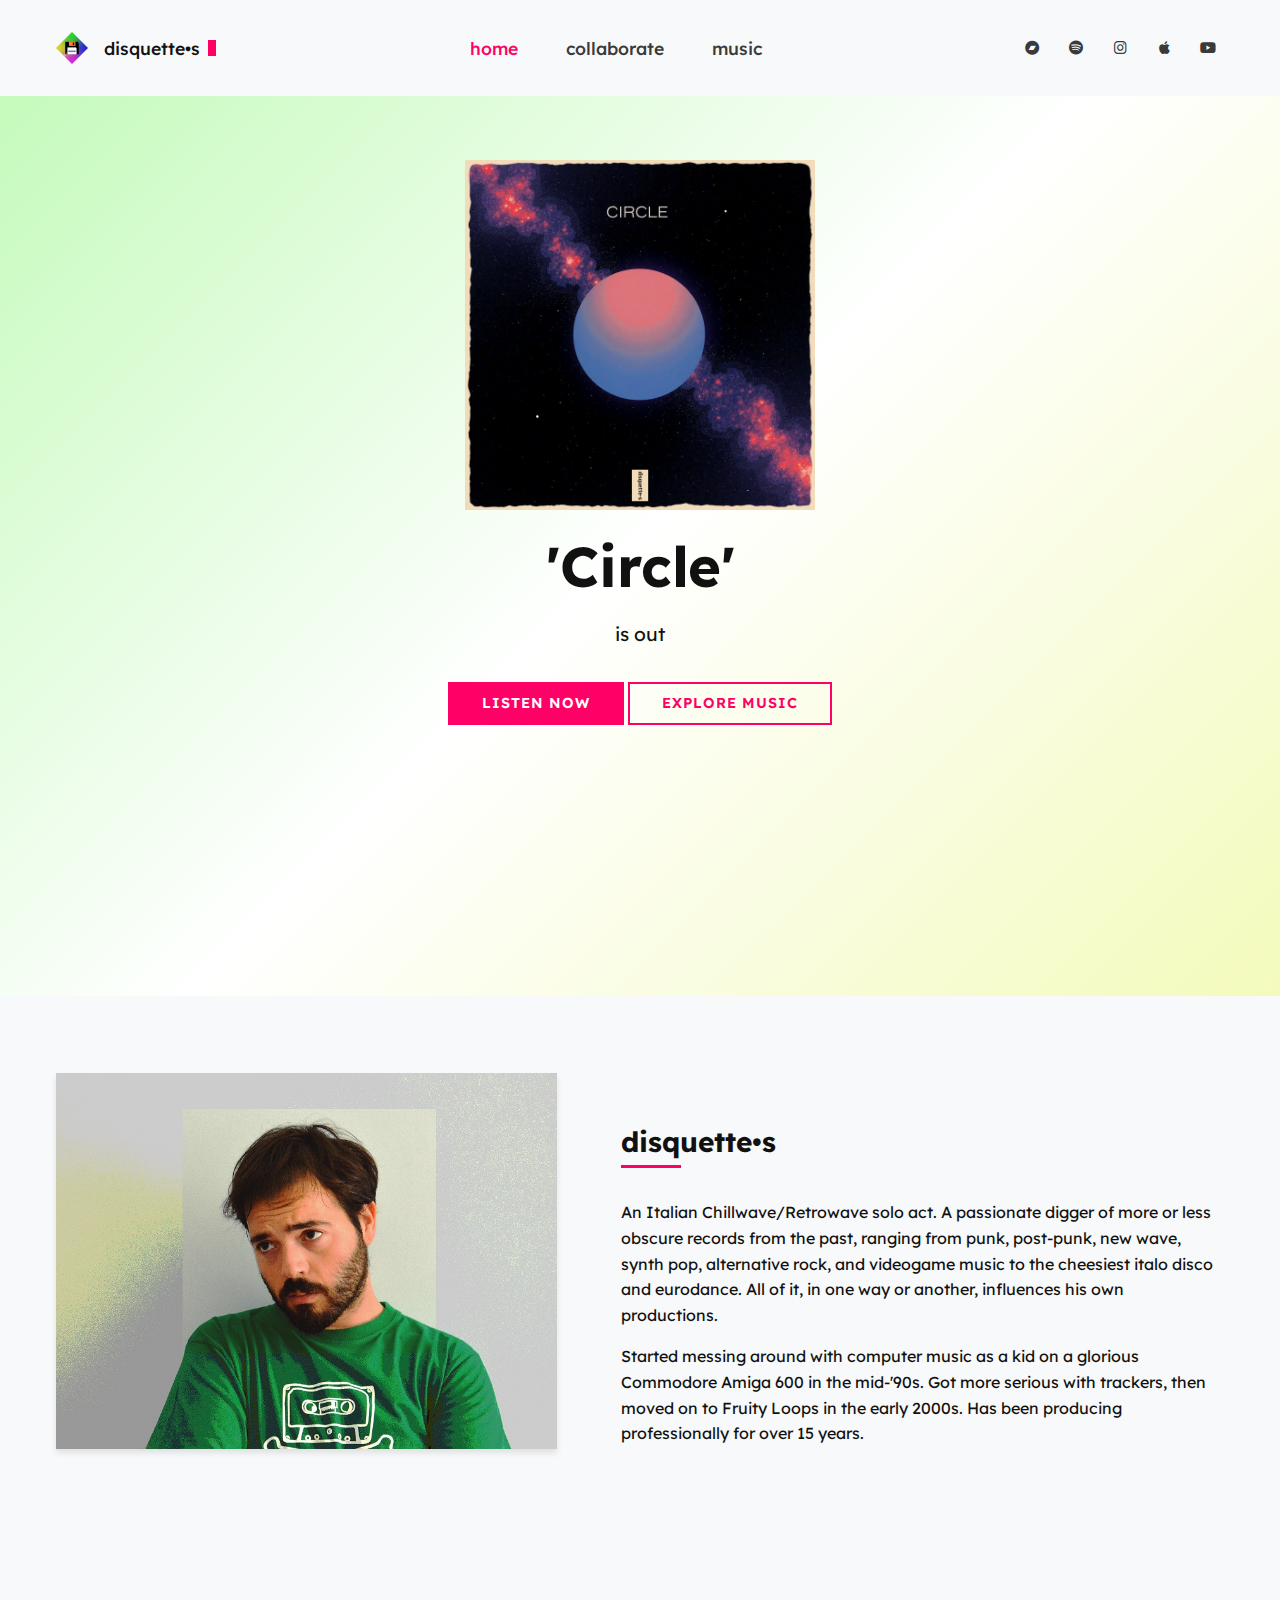
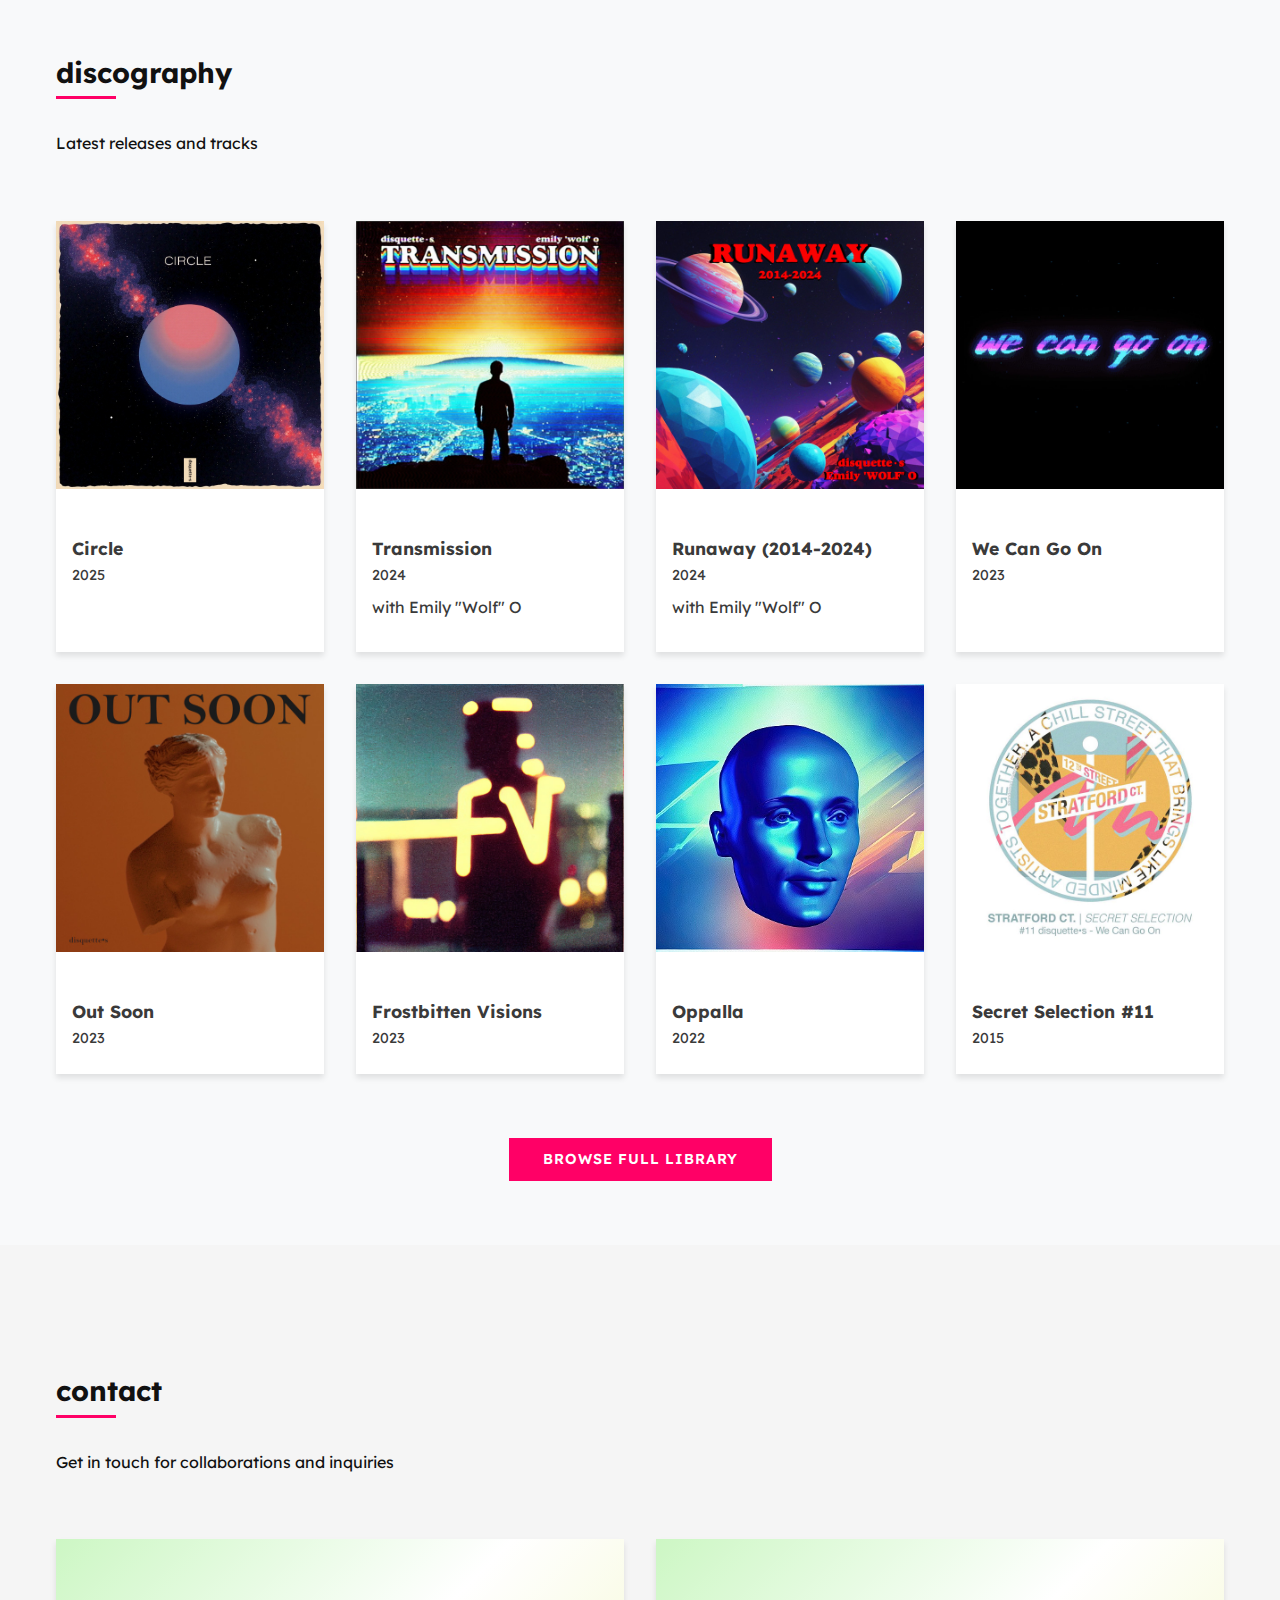
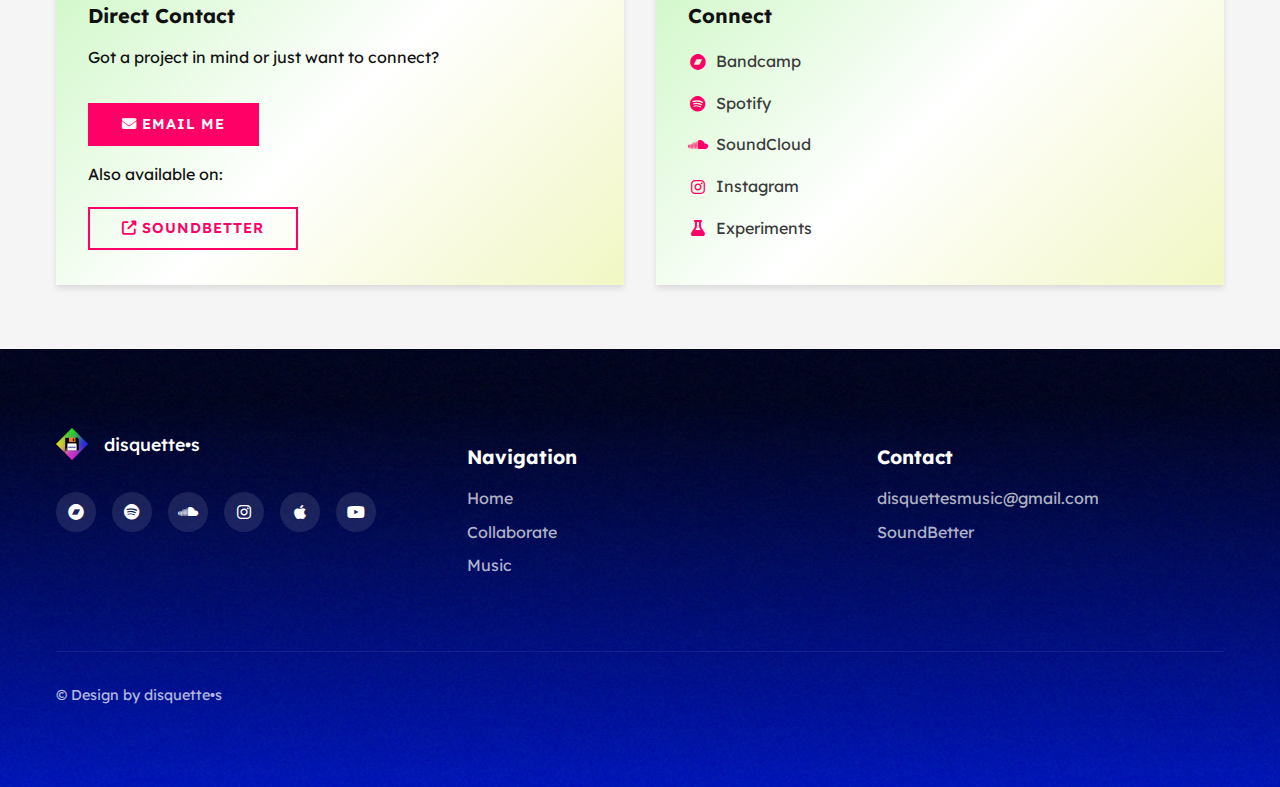
<file: index.html>
<!DOCTYPE html>
<html lang="en">
<head>
    <meta charset="UTF-8">
    <meta name="viewport" content="width=device-width, initial-scale=1.0">
    <title>disquette•s | Electronic Music Producer</title>
    
    <!-- Meta tags -->
    <meta name="description" content="disquette•s - Electronic music producer. Discover the latest productions, remixes and collaboration opportunities.">
    <meta name="keywords" content="disquette•s, electronic music, producer, dj, house, chillwave, synthwave, retro, retrowave, 80s, italo disco, synth pop, remix, collaboration, production">
    <meta name="theme-color" content="#ff0066">

    <!-- Canonical e link autore -->
    <link rel="canonical" href="https://disquettesmusic.netlify.app/collaborate/" />
    <link rel="author" title="about the author" href="https://disquettesmusic.netlify.app/" />
    
    <!-- Favicon e icone -->
    <link rel="icon" sizes="16x16" href="/images/favicon.png" type="image/png" />
    <link rel="icon" sizes="32x32" href="/images/favicon.png" type="image/png" />
    <link rel="icon" sizes="128x128" href="/images/favicon-128x128.png" />
    <link rel="apple-touch-icon" href="/images/apple-touch-icon.png" />
    
    <!-- Social media meta tags -->
    <meta property="og:title" content="disquette•s | Electronic Music Producer">
    <meta property="og:description" content="Original electronic music productions, remixes and collaborations.">
    <meta property="og:type" content="website">
    <meta property="og:image" content="https://disquettesmusic.netlify.app/images/LOGO-disquettes.png">
    
    <!-- Fonts -->
    <link rel="preconnect" href="https://fonts.googleapis.com">
    <link rel="preconnect" href="https://fonts.gstatic.com" crossorigin>
    <link href="https://fonts.googleapis.com/css2?family=Inter:wght@300;400;600;700&family=Space+Mono:wght@400;700&display=swap" rel="stylesheet">
    
    <!-- Font Awesome icons -->
    <link rel="stylesheet" href="https://cdnjs.cloudflare.com/ajax/libs/font-awesome/6.4.0/css/all.min.css">

    <!-- Custom CSS -->
    <link rel="stylesheet" href="common/style.css">
    
    <!-- Schema.org per i motori di ricerca -->
    <script type="application/ld+json">
    {
      "@context": "https://schema.org",
      "@type": "MusicGroup",
      "name": "disquette•s",
      "url": "https://disquettesmusic.netlify.app/collaborate/",
      "image": "https://disquettesmusic.netlify.app/images/disquettes-social.jpg",
      "description": "Produttore di musica elettronica",
      "genre": ["Electronic", "Synthwave", "Retrowave", "Chillwave", "House"],
      "sameAs": [
        "https://soundcloud.com/disquettes",
        "https://open.spotify.com/intl-it/artist/0l0cLSyeAbCRXY4sxkH9kl"
      ]
    }
    </script>

    <script defer src="https://cloud.umami.is/script.js" data-website-id="d16804d0-332a-4946-9e7b-894e93b8aa40"></script>
</head>

<body>
    <!-- Header -->
    <header id="header">
    <div class="container">
        <div class="header-inner">
            <div class="logo-container">
                <div class="logo">
                    <span><img src="./images/favicon-128x128.png" alt="Logo"> disquette•s</span>
                    <span class="sub"></span>
                </div>
                <span class="cursor"></span>
            </div>
            
            <button class="mobile-menu-toggle" aria-label="Toggle menu">
                <i class="fas fa-bars"></i>
            </button>
            
            <nav>
                <ul class="nav-links">
                    <li><a href="index.html" class="active">home</a></li>
                    <li><a href="collaborate.html">collaborate</a></li>
                    <li><a href="music.html">music</a></li>
                    
                    <!-- Contenitore per le icone social nel menu mobile -->
                    <li class="mobile-social-container">
                        <div class="mobile-social-divider"></div>
                        <div class="mobile-social-title">Follow</div>
                        <div class="mobile-social-icons">
                            <a href="https://disquette-s.bandcamp.com/" target="_blank" class="social-icon-mobile">
                                <i class="fab fa-bandcamp"></i>
                            </a>
                            <a href="https://open.spotify.com/intl-it/artist/0l0cLSyeAbCRXY4sxkH9kl" target="_blank" class="social-icon-mobile">
                                <i class="fab fa-spotify"></i>
                            </a>
                            <a href="https://www.instagram.com/disquettepop/" target="_blank" class="social-icon-mobile">
                                <i class="fab fa-instagram"></i>
                            </a>
                            <a href="https://music.apple.com/it/artist/disquette-s/1380749859" target="_blank" class="social-icon-mobile">
                            <i class="fab fa-apple"></i>
                            </a>
                            <a href="https://www.youtube.com/@disquettes" target="_blank" class="social-icon-mobile">
                                <i class="fab fa-youtube"></i>
                            </a>
                        </div>
                    </li>
                </ul>
            </nav>
            
            <!-- Icone social nella versione desktop (nascoste su mobile) -->
            <div class="header-social desktop-only">
                <a href="https://disquette-s.bandcamp.com/" target="_blank" class="social-icon-header">
                    <i class="fab fa-bandcamp"></i>
                </a>
                <a href="https://open.spotify.com/intl-it/artist/0l0cLSyeAbCRXY4sxkH9kl" target="_blank" class="social-icon-header">
                    <i class="fab fa-spotify"></i>
                </a>
                <a href="https://www.instagram.com/disquettepop/" target="_blank" class="social-icon-header">
                    <i class="fab fa-instagram"></i>
                </a>
                <a href="https://music.apple.com/it/artist/disquette-s/1380749859" target="_blank" class="social-icon-header">
                    <i class="fab fa-apple"></i>
                </a>
                <a href="https://www.youtube.com/@disquettes" target="_blank" class="social-icon-header">
                    <i class="fab fa-youtube"></i>
                </a>
                
            </div>
        </div>
    </div>
</header>

    <!-- Hero Section -->
    <section class="hero">
        <div class="container">
            <div class="hero-content">
                <div class="hero-center">
                    <img src="./images/covers/circle.jpg" alt="Circle Cover">
                    <h1>'Circle'</h1>
                    <p>is out</p>
                </div>
                <a href="https://ditto.fm/circle-disquettes" class="btn" target="_blank">Listen now</a>
                <a href="music.html" class="btn btn-outline">Explore Music</a>
            </div>
        </div>
    </section>

    <!-- About Section -->
    <section id="about" class="section">
        <div class="container">
            <div class="about-container">
                <div class="about-image">
                    <img src="./images/profile_2.jpg" alt="Luigi - disquette•s">
                </div>
                <div class="about-content">
                    <h2>disquette•s</h2>
                    <p>An Italian Chillwave/Retrowave solo act. A passionate digger of more or less obscure records from the past, ranging from punk, post-punk, new wave, synth pop, alternative rock, and videogame music to the cheesiest italo disco and eurodance. All of it, in one way or another, influences his own productions.</p>
                    <p>Started messing around with computer music as a kid on a glorious Commodore Amiga 600 in the mid-'90s. Got more serious with trackers, then moved on to Fruity Loops in the early 2000s. Has been producing professionally for over 15 years.</p>
                </div>
            </div>
        </div>
    </section>

    <!-- Discography Section -->
    <section id="music" class="section">
        <div class="container">
            <div class="section-header">
                <h2>discography</h2>
                <p>Latest releases and tracks</p>
            </div>
            
            <div class="discography-grid">

                <div class="album-card">
                    <a href="https://open.spotify.com/intl-it/album/6bQbOFE2mELSGg0EymVffF?si=eQWKNhrTSWWz0V44Ic_DGg" target="_blank">
                    <div class="album-image">
                        <img src="./images/covers/circle.jpg" alt="Circle Cover"> 
                    </div>
                    <div class="album-content">
                        <h3 class="album-title">Circle</h3>
                        <p class="album-year">2025</p>

                    </div>
                    </a>
                </div>

                <div class="album-card">
                    <a href="https://open.spotify.com/intl-it/track/5glfZndmB31aMTSohQxdGZ?si=e75ac7b766eb45dd" target="_blank">
                    <div class="album-image">
                        <img src="./images/covers/transmission.jpg" alt="Transmission Cover">
                        
                    </div>
                    <div class="album-content">
                        <h3 class="album-title">Transmission</h3>
                        <p class="album-year">2024</p>
                        <p>with Emily "Wolf" O</p>
                    </div>
                    </a>
                </div>
                
                <div class="album-card">
                    <a href="https://open.spotify.com/album/4f3wnP0xZC5AnF3zgkDfjA?si=n61KLJieSAGKPUQjoOpzKQ" target="_blank">
                    <div class="album-image">
                        <img src="./images/covers/runaway.jpg" alt="Runaway Cover">
                        
                    </div>
                    <div class="album-content">
                        <h3 class="album-title">Runaway (2014-2024)</h3>
                        <p class="album-year">2024</p>
                        <p>with Emily "Wolf" O</p>
                    </div>
                    </a>
                </div>
                
                <div class="album-card">
                    <a href="https://open.spotify.com/album/0tgkGEtEoy6dzWuPX2nRo8?si=P8kR3-jRSFuIjfBWnZ76LA" target="_blank">
                    <div class="album-image">
                        <img src="./images/covers/wecangoon.jpg" alt="We Can Go On Cover">
                        
                    </div>
                    <div class="album-content">
                        <h3 class="album-title">We Can Go On</h3>
                        <p class="album-year">2023</p>
                    </div>
                    </a>
                </div>
                
                <div class="album-card">
                    <a href="https://open.spotify.com/album/7yrcUkcfykXT1uycCS8GTk?si=b0pFGARqRKm1Qz0328bDNw" target="_blank">
                    <div class="album-image">
                        <img src="./images/covers/outsoon.jpg" alt="Out Soon Cover">
                        
                    </div>
                    <div class="album-content">
                        <h3 class="album-title">Out Soon</h3>
                        <p class="album-year">2023</p>
                    </div>
                    </a>
                </div>
                
                <div class="album-card">
                    <a href="https://open.spotify.com/intl-it/track/7JGlNpMLsrX1FSXKrJhBbR?si=baafc23774044d81" target="_blank">
                    <div class="album-image">
                        <img src="./images/covers/fv.jpg" alt="Frostbitten Visions Cover">
                        
                    </div>
                    <div class="album-content">
                        <h3 class="album-title">Frostbitten Visions</h3>
                        <p class="album-year">2023</p>
                    </div>
                    </a>
                </div>
                
                <div class="album-card">
                    <a href="https://open.spotify.com/intl-it/track/2YodSwwaugk74OTUa2itIS?si=1b79a29b670540e8" target="_blank">
                    <div class="album-image">
                        <img src="./images/covers/oppalla.jpg" alt="Oppalla Cover">
                        
                    </div>
                    <div class="album-content">
                        <h3 class="album-title">Oppalla</h3>
                        <p class="album-year">2022</p>
                    </div>
                    </a>
                </div>

                <div class="album-card">
                    <a href="https://www.discogs.com/release/13799810-Disquettes-Secret-Selection-11" target="_blank">
                        <div class="album-image">
                            <img src="./images/covers/secretselection11.jpg" alt="Secret Selection #11 Cover">
                            
                        </div>
                        <div class="album-content">
                            <h3 class="album-title">Secret Selection #11</h3>
                            <p class="album-year">2015</p>
                        </div>
                    </a>
                </div>

            </div>
            
            <div class="text-center" style="margin-top: var(--space-xl);">
                <a href="music.html" class="btn">Browse full library</a>
            </div>
        </div>
    </section>
    
    <!-- Services Section 
    <section id="services" class="section" style="background-color: #f5f5f5;">
        <div class="container">
            <div class="section-header">
                <h2>collaboration</h2>
                <p>Audio services for artists and brands</p>
            </div>
            
            <div class="services-grid">
                <div class="service-card">
                    <div class="service-icon">
                        <i class="fas fa-music"></i>
                    </div>
                    <h3 class="service-title">Production</h3>
                    <p>Original tracks with a focus on sound quality and distinct character. No cookie-cutter productions.</p>
                    <a href="collaborate.html" class="btn btn-outline">Learn more</a>
                </div>
                
                <div class="service-card">
                    <div class="service-icon">
                        <i class="fas fa-random"></i>
                    </div>
                    <h3 class="service-title">Remixes</h3>
                    <p>New versions that respect your original while bringing fresh perspective and energy.</p>
                    <a href="collaborate.html" class="btn btn-outline">Learn more</a>
                </div>
                
                <div class="service-card">
                    <div class="service-icon">
                        <i class="fas fa-sliders-h"></i>
                    </div>
                    <h3 class="service-title">Mixing & Mastering</h3>
                    <p>Technical polish that makes your music sound GOOD.</p>
                    <a href="collaborate.html" class="btn btn-outline">Learn more</a>
                </div>
            </div>
        </div>
    </section>
    -->


    
    <!-- Contact Section -->
    <section id="contact" class="section" style="background-color: #f5f5f5;">
        <div class="container">
            <div class="section-header">
                <h2>contact</h2>
                <p>Get in touch for collaborations and inquiries</p>
            </div>
            
            <div class="contact-grid">
                <div class="contact-card">
                    <h3>Direct Contact</h3>
                    <p>Got a project in mind or just want to connect?</p>
                    <a href="mailto:disquettesmusic@gmail.com" class="btn" style="margin-top: var(--space-md);">
                        <i class="fas fa-envelope"></i> Email me
                    </a>
                    <p style="margin-top: var(--space-md);">Also available on:</p>
                    <a href="https://soundbetter.com/profiles/125093-luigi-porcino" target="_blank" class="btn btn-outline" style="margin-top: var(--space-xs);">
                        <i class="fas fa-external-link-alt"></i> SoundBetter
                    </a>
                </div>
                
                <div class="contact-card">
                    <h3>Connect</h3>
                    <ul class="contact-links">
                        <li>
                            <a href="https://disquette-s.bandcamp.com/" target="_blank">
                                <i class="fab fa-bandcamp"></i> Bandcamp
                            </a>
                        </li>
                        <li>
                            <a href="https://open.spotify.com/intl-it/artist/0l0cLSyeAbCRXY4sxkH9kl" target="_blank">
                                <i class="fab fa-spotify"></i> Spotify
                            </a>
                        </li>
                        <li>
                            <a href="https://soundcloud.com/disquettes" target="_blank">
                                <i class="fab fa-soundcloud"></i> SoundCloud
                            </a>
                        </li>
                        <li>
                            <a href="https://www.instagram.com/disquettepop/" target="_blank">
                                <i class="fab fa-instagram"></i> Instagram
                            </a>
                        </li>
                        <li>
                            <a href="https://www.instagram.com/komopop/" target="_blank">
                                <i class="fas fa-flask"></i> Experiments
                            </a>
                        </li>
                    </ul>
                </div>
            </div>
        </div>
    </section>
    

    
    <!-- Footer -->
    <footer>
        <div class="container">
            <div class="footer-grid">
                <div>
                    <div class="logo footer-logo">
                        <span><img src="./images/favicon-128x128.png" alt="Logo"> disquette•s</span>
                    </div>

              
                    <div class="footer-social">
                        <a href="https://disquette-s.bandcamp.com/" target="_blank" class="social-icon">
                            <i class="fab fa-bandcamp"></i>
                        </a>
                        <a href="https://open.spotify.com/intl-it/artist/0l0cLSyeAbCRXY4sxkH9kl" target="_blank" class="social-icon">
                            <i class="fab fa-spotify"></i>
                        </a>
                        <a href="https://soundcloud.com/disquettes" target="_blank" class="social-icon">
                            <i class="fab fa-soundcloud"></i>
                        </a>
                        <a href="https://www.instagram.com/disquettepop/" target="_blank" class="social-icon">
                            <i class="fab fa-instagram"></i>
                        </a>
                        <a href="https://music.apple.com/it/artist/disquette-s/1380749859" target="_blank" class="social-icon">
                            <i class="fab fa-apple"></i>
                        </a>
                        <a href="https://www.youtube.com/@disquettes" target="_blank" class="social-icon">
                            <i class="fab fa-youtube"></i>
                        </a>
                    </div>
                </div>
                
                <div>
                    <h3 class="footer-heading">Navigation</h3>
                    <ul class="footer-links">
                        <li><a href="index.html">Home</a></li>
                        <li><a href="collaborate.html">Collaborate</a></li>
                        <li><a href="music.html">Music</a></li>
                    </ul>
                </div>
                
                <div>
                    <h3 class="footer-heading">Contact</h3>
                    <ul class="footer-links">
                        <li><a href="mailto:disquettesmusic@gmail.com">disquettesmusic@gmail.com</a></li>
                        <li><a href="https://soundbetter.com/profiles/125093-luigi-porcino" target="_blank">SoundBetter</a></li>
                    </ul>
                </div>
            </div>
            
            <div class="copyright">
                <p>&copy; Design by disquette•s</p>
            </div>
        </div>
    </footer>
    
    <!-- JavaScript -->
    <script>
        // Toggle mobile menu
        const mobileMenuToggle = document.querySelector('.mobile-menu-toggle');
        const navLinks = document.querySelector('.nav-links');
        
        mobileMenuToggle.addEventListener('click', () => {
            navLinks.classList.toggle('active');
        });
        

        
       // Script per il menu di navigazione fisso
document.addEventListener('DOMContentLoaded', function() {
    const header = document.getElementById('header');
    const scrollThreshold = 875;
    let headerHeight;
    let isSticky = false;
    
    // Misura l'altezza dell'header prima che diventi fisso
    function measureHeaderHeight() {
        if (!isSticky) {
            headerHeight = header.offsetHeight;
        }
    }
    
    function handleNavigation() {
        const currentScrollTop = window.scrollY;
        
        // Se non abbiamo ancora l'altezza dell'header, misuriamola
        if (!headerHeight) {
            measureHeaderHeight();
        }
        
        if (currentScrollTop > scrollThreshold) {
            if (!isSticky) {
                // Applica padding al body PRIMA di rendere l'header fisso
                document.body.style.paddingTop = headerHeight + 'px';
                // Poi rendi l'header fisso
                header.classList.add('sticky-nav');
                isSticky = true;
            }
        } else {
            if (isSticky) {
                // Rimuovi la classe sticky
                header.classList.remove('sticky-nav');
                // Rimuovi il padding dal body DOPO aver rimosso la classe sticky
                document.body.style.paddingTop = '0';
                isSticky = false;
            }
        }
    }
    
    window.addEventListener('scroll', handleNavigation);
    window.addEventListener('resize', measureHeaderHeight);
    
    // Inizializzazione
    measureHeaderHeight();
    handleNavigation();
});


    </script>
</body>
</html>
</file>
<file: common/style.css>
/* Main Stylesheet for disquette•s website - style.css */

@import url('https://fonts.googleapis.com/css2?family=Orelega+One&family=Red+Hat+Mono:ital,wght@0,300..700;1,300..700&display=swap');

@import url('https://fonts.googleapis.com/css2?family=Roboto+Flex:opsz,wght@8..144,100..1000&display=swap');

@import url('https://fonts.googleapis.com/css2?family=Lexend:wght@100..900&display=swap');

@import url('https://fonts.googleapis.com/css2?family=Outfit:wght@100..900&display=swap');

:root {
    --primary: #ff0066;
    --secondary: #3a3a3a;
    --dark: #111111;
    --light: #f8f9fa;
    --accent: #00c2ff;
    --font-main: 'Lexend', sans-serif;
    --font-mono: 'Space Mono', monospace;
    --transition: all 0.3s ease;
    --shadow: 0 4px 6px rgba(0, 0, 0, 0.1);
    --radius: 0px;
    --space-xs: 0.25rem;
    --space-sm: 0.5rem;
    --space-md: 1rem;
    --space-lg: 2rem;
    --space-xl: 4rem;
}

* {
    margin: 0;
    padding: 0;
    box-sizing: border-box;
}

html, body {
    font-family: var(--font-main);
    font-size: 16px;
    line-height: 1.6;
    color: var(--dark);
    background-color: var(--light);
    overflow-x: hidden;
    scroll-behavior: smooth;
}

img {
    max-width: 100%;
    height: auto;
    display: block;
}

a {
    color: var(--secondary);
    text-decoration: none;
    transition: var(--transition);
}

a:hover {
    color: var(--primary);
}

ul, ol {
    list-style-position: inside;
}

.container {
    width: 100%;
    max-width: 1200px;
    margin: 0 auto;
    padding: 0 var(--space-md);
}

/* Typography */
h1, h2, h3, h4, h5, h6 {
    font-weight: 700;
    line-height: 1.3;
    margin-bottom: var(--space-md);
}

h1 {
    font-size: 2.5rem;
    margin-bottom: var(--space-lg);
}

h2 {
    font-size: 1.75rem;
    position: relative;
    padding-bottom: var(--space-sm);
    margin-top: var(--space-xl);
    margin-bottom: var(--space-lg);
}

h2::after {
    content: '';
    position: absolute;
    bottom: 0;
    left: 0;
    width: 60px;
    height: 3px;
    background-color: var(--primary);
}

h3 {
    font-size: 1.25rem;
    margin-top: var(--space-lg);
}

p {
    margin-bottom: var(--space-md);
    max-width: 65ch;
}

.mono {
    font-family: var(--font-mono);
}

.text-center {
    text-align: center;
}

/* Header & Navigation */
header {
    padding: var(--space-lg) 0;
    position: relative;
}

.header-inner {
    display: flex;
    align-items: center;
    justify-content: space-between;
    flex-wrap: wrap;
    gap: var(--space-md);
}

/* Stile per il container del logo */
.logo-container {
    display: flex;
    align-items: center;
    justify-content: center;
    margin-bottom: 0px;
}

.header-social {
    display: flex;
    align-items: center;
    gap: 12px;
}

.social-icon-header {
    display: inline-flex;
    align-items: center;
    justify-content: center;
    width: 32px;
    height: 32px;
    border-radius: 50%;

    color: var(--secondary);

    font-size: 0.9rem;
}



/* Stile per il logo principale */
.logo {
    font-size: 1.1rem;
    font-weight: 500;
    color: var(--dark);
    margin-right: var(--space-sm);
    display: flex;
    flex-direction: column;
}


/* Stile per il contenuto del logo con l'immagine */
.logo span {
    display: flex;
    align-items: center; /* Allinea verticalmente l'immagine e il testo */
    gap: 10px; /* Spazio tra l'immagine e il testo */
}

/* Stile specifico per l'immagine del logo */
.logo img {
    width: 32px; 
    height: 32px;
    display: inline-block; /* Importante per mantenerla inline con il testo */
    vertical-align: middle;
    margin-right: 6px; /* Piccolo spazio aggiuntivo */
}

/* Stile per il sottotitolo */
.logo .sub {
    font-size: 0.9rem;
    color: var(--secondary);
    opacity: 0.8;
}

.cursor {
    display: inline-block;
    width: 8px;
    height: 16px;
    background-color: var(--primary);
    animation: blink 1s step-end infinite;
    margin-left: 0px;
    vertical-align: middle;
}

@keyframes blink {
    from, to {
        opacity: 1;
    }
    50% {
        opacity: 0;
    }
}

nav {
    margin-bottom: 0;
    flex-grow: 1;
    display: flex;
    justify-content: center;

}


.nav-links {
    display: flex;
    justify-content: center;
    list-style: none;
    margin: 0;
    padding: 0;
    gap: var(--space-lg);
}

.nav-links a {
    font-size: 1.1rem;
    padding: var(--space-xs) var(--space-sm);
    text-transform: lowercase;
    position: relative;
    font-weight: 500;
}

.nav-links a::after {
    content: '';
    position: absolute;
    width: 0;
    height: 2px;
    bottom: 0;
    left: 0;
    background-color: var(--primary);
    transition: var(--transition);
}

.nav-links a:hover::after,
.nav-links a.active::after {
    width: 0%;
    left: 10px;
}

.nav-links a.active {
    color: var(--primary);
}

.mobile-menu-toggle {
    display: none;
    background: none;
    border: none;
    color: var(--dark);
    font-size: 1.5rem;
    cursor: pointer;
}

/* Hero Section */
.hero {
    padding: var(--space-xl) 0;
    color: var(--);
    position: relative;
    overflow: hidden;
    height: 100vh;
    background-image: linear-gradient(135deg, rgba(43, 255, 0, 0.25),
                                                rgba(255, 255, 255, 1),
                                                rgba(229, 255, 0, 0.25));
}

.hero::before {
    content: '';
    position: absolute;
    top: 0;
    left: 0;
    right: 0;
    bottom: 0;
    z-index: 1;
}

.hero-content {
    position: relative;
    z-index: 2;
    max-width: 800px;
    margin: 0 auto;
    text-align: center;
}

.hero-center img {
    width: 100%;
    max-width: 350px;
    height: auto;
    display: block;
    margin: 0 auto;
}


.hero h1 {
    font-size: 3.5rem;
    margin-bottom: var(--space-md);
    margin-top: 20px;
    font-weight: 700;
}

.hero p {
    font-size: 1.2rem;
    margin-bottom: var(--space-lg);
    max-width: 600px;
    margin-left: auto;
    margin-right: auto;
}

/* Page Header */
.page-header {
    background: linear-gradient(135deg, rgba(43, 255, 0, 0.25),
                                                rgba(255, 255, 255, 1),
                                                rgba(229, 255, 0, 0.25));

    color: var(--dark);
    padding: var(--space-xl) 0;
    position: relative;
    overflow: hidden;
}

.page-header::before {
    content: '';
    position: absolute;
    top: 0;
    left: 0;
    right: 0;
    bottom: 0;
    background: url('images/about.png') no-repeat center center/cover;
    opacity: 0.2;
    z-index: 1;
}

.page-header-content {
    position: relative;
    z-index: 2;
}

.page-header h1 {
    font-size: 3rem;
    margin-bottom: var(--space-md);
    text-transform: lowercase;
}

.page-header p {
    font-size: 1.2rem;
    max-width: 600px;
}

/* Button Styles */
.btn {
    display: inline-block;
    padding: var(--space-sm) var(--space-lg);
    background-color: var(--primary);
    color: white;
    border-radius: var(--radius);
    font-weight: 600;
    text-transform: uppercase;
    letter-spacing: 1px;
    transition: var(--transition);

    cursor: pointer;
    font-size: 0.9rem;
    border: 2px solid var(--primary);
}

.btn:hover {
    background-color: var(--dark);
    color: white;
    transform: translateY(-2px);
}

.btn-outline {
    background-color: transparent;
    border: 2px solid var(--primary);
    color: var(--primary);
}

.btn-outline:hover {
    background-color: var(--primary);
    color: white;
}

/* Section common styles */
section {
    padding: var(--space-xl) 0;
}

.section-header {
    text-align: left;
    margin-bottom: var(--space-xl);
}

/* About Section */
.about-container {
    display: flex;
    flex-wrap: wrap;
    align-items: center;
    gap: var(--space-xl);
}

.about-image {
    flex: 1 1 400px;
}

.about-image img {
    border-radius: var(--radius);
    box-shadow: var(--shadow);
}

.about-content {
    flex: 2 1 400px;
}

/* Discography Section */
.discography-grid {
    display: grid;
    grid-template-columns: repeat(auto-fill, minmax(250px, 1fr));
    gap: var(--space-lg);
}

.album-card {
    background-color: white;
    border-radius: var(--radius);
    overflow: hidden;
    box-shadow: var(--shadow);
    transition: var(--transition);
}

.album-card:hover {
    box-shadow: 0 10px 20px rgba(0, 0, 0, 0.15);
}

.album-image {
    position: relative;
    aspect-ratio: 1 / 1;
    overflow: hidden;
}

.album-image img {
    width: 100%;
    height: 100%;
    object-fit: cover;
    transition: var(--transition);
}



.album-content {
    padding: var(--space-md);
}

.album-title {
    font-size: 1.1rem;
    margin-bottom: var(--space-xs);
}

.album-year {
    color: var(--secondary);
    font-size: 0.9rem;
    margin-bottom: var(--space-sm);
}

.play-button {
    position: absolute;
    top: 50%;
    left: 50%;
    transform: translate(-50%, -50%) scale(0.8);
    background-color: rgba(255, 255, 255, 0.9);
    color: var(--primary);
    width: 60px;
    height: 60px;
    border-radius: 50%;
    display: flex;
    align-items: center;
    justify-content: center;
    opacity: 0;
    transition: var(--transition);
    cursor: pointer;
    font-size: 1.5rem;
}

.album-card:hover .play-button {
    opacity: 1;
    transform: translate(-50%, -50%) scale(1);
}

/* Services Section */
#services {
    padding: var(--space-xl) 0;

}

.services-grid {
    display: grid;
    grid-template-columns: repeat(auto-fill, minmax(300px, 1fr));
    gap: var(--space-lg);
    margin-top: var(--space-xl);
}

.service-card {
    background: linear-gradient(135deg, rgba(43, 255, 0, 0.25),
                                                rgba(255, 255, 255, 1),
                                                rgba(229, 255, 0, 0.25));
    border-radius: var(--radius);
    padding: var(--space-lg);
    box-shadow: var(--shadow);
    transition: var(--transition);
    position: relative;
    overflow: hidden;
}

.service-card::before {
    content: '';
    position: absolute;
    top: 0;
    left: 0;
    width: 5px;
    height: 100%;
    background-color: var(--primary);
    transition: var(--transition);
}

.service-card:hover {
    transform: translateY(-5px);
    box-shadow: 0 10px 20px rgba(0, 0, 0, 0.15);
}

.service-icon {
    font-size: 2.5rem;
    color: var(--primary);
    margin-bottom: var(--space-md);
}

.service-title {
    margin-bottom: var(--space-sm);
}

.service-price {
    font-family: var(--font-mono);
    font-weight: 700;
    color: var(--primary);
    font-size: 1.2rem;
    margin: var(--space-md) 0;
}

/* Testimonials Section */
.testimonials-section {
    padding: var(--space-xl) 0;
    background: linear-gradient(135deg, rgba(43, 255, 0, 0.2),
                                                rgba(255, 255, 255, 1),
                                                rgba(229, 255, 0, 0.2));
}

.testimonials-container {
    max-width: 800px;
    margin: 0 auto;
}

.testimonials-grid {
    display: grid;
    grid-template-columns: repeat(auto-fit, minmax(300px, 1fr));
    gap: var(--space-lg);
    margin-top: var(--space-lg);
}

.testimonial-card {
    background-color: white;
    border-radius: var(--radius);
    padding: var(--space-lg);
    box-shadow: var(--shadow);
    margin-bottom: var(--space-lg);
    position: relative;
}

.testimonial-card::before {
    content: '"';
    position: absolute;
    top: 20px;
    left: 20px;
    font-size: 5rem;
    color: rgba(0, 0, 0, 0.1);
    font-family: Georgia, serif;
    line-height: 1;
}

.testimonial-text {
    padding-left: var(--space-lg);
    position: relative;
    z-index: 1;
}

.testimonial-author {
    text-align: right;
    font-style: italic;
    color: var(--secondary);
    margin-top: var(--space-md);
}

.testimonial-button {
    display: block;
    margin: var(--space-lg) auto;
    text-align: center;
}

.view-more-button {
    margin-top: var(--space-lg);
    text-align: center;
}

/* Animation for testimonials */
@keyframes fadeIn {
    from {
        opacity: 0;
        transform: translateY(20px);
    }
    to {
        opacity: 1;
        transform: translateY(0);
    }
}

.hidden-testimonial {
    display: none;
}

.visible {
    display: block;
    animation: fadeIn 0.5s ease-out forwards;
}

/* Process Section */
.process-section {
    padding: var(--space-xl) 0;
    background-color: #f5f5f5;
}

.process-steps {
    counter-reset: step;
    list-style: none;
    padding: 0;
    margin: var(--space-xl) 0;
}

.process-step {
    position: relative;
    padding-left: 80px;
    margin-bottom: var(--space-xl);
    max-width: 700px;
}

.process-step::before {
    counter-increment: step;
    content: counter(step);
    position: absolute;
    left: 0;
    top: 0;
    width: 60px;
    height: 60px;
    background-color: var(--primary);
    color: white;
    border-radius: 50%;
    display: flex;
    align-items: center;
    justify-content: center;
    font-size: 1.5rem;
    font-weight: 700;
}

.process-step::after {
    content: '';
    position: absolute;
    left: 30px;
    top: 60px;
    width: 1px;
    height: calc(100% + var(--space-md));
    background-color: #ddd;
    z-index: -1;
}

.process-step:last-child::after {
    display: none;
}

.process-title {
    font-weight: 700;
    font-size: 1.2rem;
    margin-bottom: var(--space-sm);
}

/* Contact Section */

.contact-grid {
            display: grid;
            grid-template-columns: repeat(auto-fit, minmax(300px, 1fr));
            gap: var(--space-lg);
        }
        
.contact-section {
    padding: var(--space-xl) 0;
    background-color: #f5f5f5;
}

.contact-info {
    display: flex;
    flex-wrap: wrap;
    gap: var(--space-xl);
    margin-top: var(--space-lg);
}

.contact-card {
    flex: 1 1 300px;
    background: linear-gradient(135deg, rgba(43, 255, 0, 0.2),
                                                rgba(255, 255, 255, 1),
                                                rgba(229, 255, 0, 0.2));
    border-radius: var(--radius);
    padding: var(--space-lg);
    box-shadow: var(--shadow);
}



.contact-heading {
    font-size: 1.2rem;
    margin-bottom: var(--space-md);
    display: flex;
    align-items: center;
}

.contact-heading i {
    margin-right: var(--space-sm);
    color: var(--primary);
}

.contact-links {
    list-style: none;
    padding: 0;
}

.contact-links li {
    margin-bottom: var(--space-sm);
}

.contact-links a {
    display: flex;
    align-items: center;
    padding: var(--space-xs) 0;
}

.contact-links i {
    margin-right: var(--space-sm);
    color: var(--primary);
    width: 20px;
    text-align: center;
}

/* Music Player Section */
.music-section {
    padding: var(--space-xl) 0;
}












/* Library Section */
.library-section {
    padding: var(--space-xl) 0;
    background-color: #ffffff;
}

.library-header {
    margin-bottom: var(--space-lg);
    display: flex;
    align-items: center;
    justify-content: space-between;
    flex-wrap: wrap;
    gap: var(--space-md);
}

.library-search {
    display: flex;
    background-color: white;
    border-radius: var(--radius);
    overflow: hidden;
    box-shadow: var(--shadow);
    width: 300px;
}

.library-search input {
    flex: 1;
    padding: var(--space-sm) var(--space-md);
    border: none;
    outline: none;
    font-family: var(--font-main);
}



.track-list {
    display: flex;
    flex-wrap: wrap;
    gap: var(--space-lg);
    list-style: none;
    padding: 0;
    margin: 0;
}

.track-list li {
    flex: 0 0 calc(50% - var(--space-lg) / 2);  /* Larghezza fissa al 50% meno lo spazio del gap */
    margin: 0;
    padding: 0;
}

.track-list iframe {
    width: 100%;
    height: 152px;
    border-radius: var(--radius);
}

@media (max-width: 768px) {
    .track-list li {
        flex: 0 0 100%;  /* Larghezza al 100% su mobile */
    }
}

.track-item {
    display: flex;
    align-items: center;
    background-color: white;
    border-radius: var(--radius);
    margin-bottom: var(--space-sm);
    padding: var(--space-md);
    transition: var(--transition);
    cursor: pointer;
    box-shadow: var(--shadow);
}

.track-item:hover {
    transform: translateY(-2px);
    box-shadow: 0 6px 10px rgba(0, 0, 0, 0.1);
}

.track-item.active {
    border-left: 4px solid var(--primary);
}

.track-number {
    width: 30px;
    font-weight: 600;
    opacity: 0.5;
}

.track-actions {
    display: flex;
    align-items: center;
    gap: var(--space-md);
}


/* Playlist Section */
.playlist-section {
    padding: var(--space-xl) 0;
    background-color: #f5f5f5;
}

.playlist-header {
    display: flex;
    align-items: center;
    justify-content: space-between;
    margin-bottom: var(--space-lg);
}

.playlist-grid {
    display: grid;
    grid-template-columns: repeat(3, minmax(0, 1fr));
    gap: var(--space-lg);
}

/* Media query per schermi più piccoli */
@media (max-width: 992px) {
    .playlist-grid {
        grid-template-columns: repeat(2, 1fr);
    }
}

@media (max-width: 576px) {
    .playlist-grid {
        grid-template-columns: 1fr;
    }
}

.playlist-card {
    background-color: white;
    border-radius: var(--radius);
    overflow: hidden;
    box-shadow: var(--shadow);
    transition: var(--transition);
}

.playlist-card:hover {
    transform: translateY(-5px);
    box-shadow: 0 10px 20px rgba(0, 0, 0, 0.15);
}

.playlist-image {
    position: relative;
    aspect-ratio: 1 / 1;
    overflow: hidden;
}

.playlist-image img {
    width: 100%;
    height: 100%;
    object-fit: cover;
    transition: var(--transition);
}

.playlist-card:hover .playlist-image img {
    transform: scale(1.05);
}

.playlist-content {
    padding: var(--space-md);
}

.playlist-title {
    font-size: 1.1rem;
    margin-bottom: var(--space-xs);
}

.playlist-info {
    display: flex;
    justify-content: space-between;
    color: var(--secondary);
    font-size: 0.9rem;
}

.play-overlay {
    position: absolute;
    top: 0;
    left: 0;
    right: 0;
    bottom: 0;
    background-color: rgba(0, 0, 0, 0.5);
    display: flex;
    align-items: center;
    justify-content: center;
    opacity: 0;
    transition: var(--transition);
}

.playlist-card:hover .play-overlay {
    opacity: 1;
}

.playlist-card:hover .play-button {
    transform: scale(1);
}

/* Download Button */
.download-btn {
    display: inline-flex;
    align-items: center;
    padding: var(--space-sm) var(--space-md);
    background-color: var(--dark);
    color: white;
    border-radius: var(--radius);
    font-weight: 600;
    transition: var(--transition);
}

.download-btn i {
    margin-right: var(--space-sm);
}

.download-btn:hover {
    background-color: var(--primary);
    color: white;
}

/* Footer */
footer {
    background-color: var(--dark);
    color: white;
    padding: var(--space-xl) 0 var(--space-xl);
    background: url('/images/background-1400x400.png') no-repeat center center/cover;
}

.footer-grid {
    display: grid;
    grid-template-columns: repeat(auto-fit, minmax(250px, 1fr));
    gap: var(--space-xl);
}

.footer-logo {
    margin-top: 15px;
    margin-bottom: var(--space-md);
    color: white;
    display: inline-block;
}

.footer-social {
    display: flex;
    gap: var(--space-md);
    margin-top: var(--space-md);
}

.social-icon {
    display: inline-flex;
    align-items: center;
    justify-content: center;
    width: 40px;
    height: 40px;
    border-radius: 50%;
    background-color: rgba(255, 255, 255, 0.1);
    color: white !important;
    transition: var(--transition);
}

.social-icon:hover {
    background-color: var(--primary);

}

.footer-heading {
    margin-bottom: var(--space-md);
    color: white;
    font-size: 1.2rem;
}

.footer-links {
    list-style: none;
    padding: 0;
}

.footer-links li {
    margin-bottom: var(--space-sm);
}

.footer-links a {
    color: rgba(255, 255, 255, 0.7);
    transition: var(--transition);
}

.footer-links a:hover {
    color: var(--primary);
}

.copyright {
    margin-top: var(--space-xl);
    text-align: left;
    font-size: 0.9rem;
    opacity: 0.7;
    padding-top: var(--space-lg);
    border-top: 1px solid rgba(255, 255, 255, 0.1);

}
.sticky-nav .header-inner {
    position: fixed;
    top: 0;
    left: 0;
    width: 100%;
    background-color: rgba(255, 255, 255, 1); /* Sfondo leggermente trasparente */
    box-shadow: 0 0px 0px rgba(229, 255, 0, 0.25);
    z-index: 1000; /* Assicura che sia sopra altri elementi */
    padding: var(--space-sm) 8px;
    backdrop-filter: blur(10px); /* Effetto sfocatura per lo sfondo */
    -webkit-backdrop-filter: blur(10px);
    transition: transform 0.3s ease;
}



.sticky-nav .social-icon-header {
    width: 32px;
    height: 32px;

}

/* Nascondi il contenitore mobile social su desktop */
.mobile-social-container {
    display: none;
}

/* Mantieni visibili le icone desktop solo su desktop */
.desktop-only {
    display: flex;
}

/* Stile per le icone social in formato mobile */
.social-icon-mobile {
    display: inline-flex;
    align-items: center;
    justify-content: center;
    width: 32px;
    height: 32px;
    border-radius: 50%;

    color: var(--secondary);


    margin: 10px 5px;
}



/* Divisore per il menu mobile */
.mobile-social-divider {
    height: 1px;
    background-color: rgba(0, 0, 0, 0.1);
    margin: 15px 0;
    width: 100%;
}

.mobile-social-title {
    text-align: center;
    color: var(--secondary);
    font-size: 0.9rem;
    margin-bottom: 0px;
    text-transform: uppercase;
    letter-spacing: 1px;
    opacity: 0.7;
}

.mobile-social-icons {
    display: flex;
    justify-content: center;
    gap: 10px;
    margin-top: 0px;
}

/* Media queries per responsive */
@media (max-width: 768px) {
    /* Nascondi le icone desktop su mobile */
    .desktop-only {
        display: none;
    }
    
    /* Mostra il contenitore per le icone social su mobile */
    .mobile-social-container {
        display: block;
        width: 100%;
        margin-top: 15px;
    }
    
    /* Stili per il menu mobile */
    .nav-links {
        display: none;
        flex-direction: column;
        position: absolute;
        top: 100%;
        left: 0px;
        right: 0;
        background-color: white;
        box-shadow: var(--shadow);
        z-index: 100;
        padding: var(--space-md) var(--space-lg);
        padding-bottom: var(--space-lg);
    }
    
    .nav-links.active {
        display: flex;
    }
    
    .nav-links li {
        margin: 0px 0px;
    }
    
    .nav-links a {
        display: block;
        padding: 0px 10px;
        font-size: 1.1rem;
    }
}

/* Quando la navigazione è fissa, usiamo un layout diverso per compattarla */
.sticky-nav .container {
    display: flex;
    align-items: center;
    justify-content: space-between;
}

/* Logo più piccolo nella versione sticky */
.sticky-nav .logo-container {
    margin-bottom: 0;
}

.sticky-nav .logo {
    font-size: 1.5rem;
}

.sticky-nav .logo .sub {
    display: none; /* Nascondi il sottotitolo per risparmiare spazio */
}

/* Posiziona i link di navigazione orizzontalmente */
.sticky-nav nav {
    margin-bottom: 0;
}

/* Aggiungi padding in cima al body per compensare l'altezza del menu fisso */
body.has-sticky-nav {
    padding-top: 80px; /* Regola questo valore in base all'altezza effettiva del menu */
}


/* Video Section */
.video-section {
    padding: var(--space-xl) 0;
    background-color: #f8f9fa; /* Sfondo leggermente diverso per distinguere la sezione */
}

/* Titolo della sezione */
.video-section .playlist-header {
    display: flex;
    align-items: center;
    justify-content: space-between;
    margin-bottom: var(--space-lg);
}

.video-section .playlist-header h2 {
    font-size: 1.75rem;
    position: relative;
    padding-bottom: var(--space-sm);
    margin-top: 0;
    text-transform: lowercase;
}

.video-section .playlist-header h2::after {
    content: '';
    position: absolute;
    bottom: 0;
    left: 0;
    width: 60px;
    height: 3px;
    background-color: var(--primary);
}

/* Griglia video */
.video-grid {
    display: flex;
    flex-direction: column;
    align-items: center;
    gap: var(--space-md);
    max-width: 800px;
    margin: 0 auto;
}

.video-grid p {
    font-size: 1.2rem;
    font-weight: 600;
    margin-bottom: var(--space-sm);
    text-align: center;
    color: var(--secondary);
}

/* Contenitore video responsivo */
.video-grid iframe {
    width: 80%;
    aspect-ratio: 4 / 3; /* Mantiene il rapporto d'aspetto */
    height: auto;
    border-radius: var(--radius);
    box-shadow: var(--shadow);
    transition: transform 0.3s ease, box-shadow 0.3s ease;
}


/* Opzionale: decorazione */
.video-section::before {

    position: absolute;
    top: 20px;
    right: 20px;
    font-size: 5rem;
    color: rgba(0, 0, 0, 0.03);
    z-index: 0;
}

/* Stile per più video */
.video-grid.multiple {
    display: grid;
    grid-template-columns: repeat(auto-fit, minmax(300px, 1fr));
    gap: var(--space-lg);
    align-items: start;
}

.video-item {
    display: flex;
    flex-direction: column;
    align-items: center;
}

/* Responsive Styles */
@media (max-width: 768px) {

    .sticky-nav .container {
        padding: 0 var(--space-md);
    }
    
    .sticky-nav .mobile-menu-toggle {
        top: 50%;
        transform: translateY(-50%);
        right: var(--space-md);
    }
    
    .sticky-nav .nav-links {
        position: absolute;
        top: 100%;
        left: 0;
        width: 100%;
        background-color: white;
        padding: var(--space-md) 0;
        box-shadow: 0 4px 6px rgba(0, 0, 0, 0.1);
    }
    .nav-links {
        display: none;
        flex-direction: column;
        position: absolute;
        top: 100%;
        left: 0;
        right: 0;
        background-color: white;
        box-shadow: var(--shadow);
        z-index: 100;
        padding: var(--space-md) 0;
    }
    
    .nav-links.active {
        display: flex;
    }
    
    .mobile-menu-toggle {
        display: block;
        position: absolute;
        top: var(--space-md);
        right: var(--space-md);
    }
    
    .logo-container {
        margin-bottom: var(--space-md);
    }
    
    .hero h1 {
        font-size: 2.5rem;
    }
    
    .hero p {
        font-size: 1rem;
    }
    
    .page-header h1 {
        font-size: 2rem;
    }
    
    h1 {
        font-size: 2rem;
    }
    
    h2 {
        font-size: 1.5rem;
    }
    
    .music-controls {
        flex-direction: column;
        gap: var(--space-md);
    }
    
    .progress-container {
        width: 100%;
    }
    
    .library-header {
        flex-direction: column;
        align-items: flex-start;
    }
    
    .library-search {
        width: 100%;
    }
    
    .track-item {
        flex-wrap: wrap;
    }
    
    .track-actions {
        width: 100%;
        justify-content: flex-end;
        margin-top: var(--space-sm);
    }
    
    .music-player {
        flex-direction: column;
        padding: var(--space-sm);
    }
    
    .track-info {
        width: 100%;
        margin-bottom: var(--space-sm);
    }
    
    .player-controls {
        width: 100%;
        justify-content: center;
        margin-bottom: var(--space-sm);
    }
    
    .progress-container {
        width: 100%;
        margin: var(--space-sm) 0;
    }
    
    .volume-container {
        width: 100%;
        justify-content: flex-end;
    }
    
    .process-step {
        padding-left: 60px;
    }
    
    .process-step::before {
        width: 40px;
        height: 40px;
        font-size: 1.2rem;
    }
    
    .process-step::after {
        left: 20px;
        top: 40px;
    }
}

@media (max-width: 480px) {
    .hero h1 {
        font-size: 2rem;
    }
    
    .section-header h2 {
        font-size: 1.3rem;
    }
    
    .testimonials-grid {
        grid-template-columns: 1fr;
    }
    
    .service-card {
        padding: var(--space-md);
    }
    
    .footer-grid {
        gap: var(--space-lg);
    }
}
</file>
